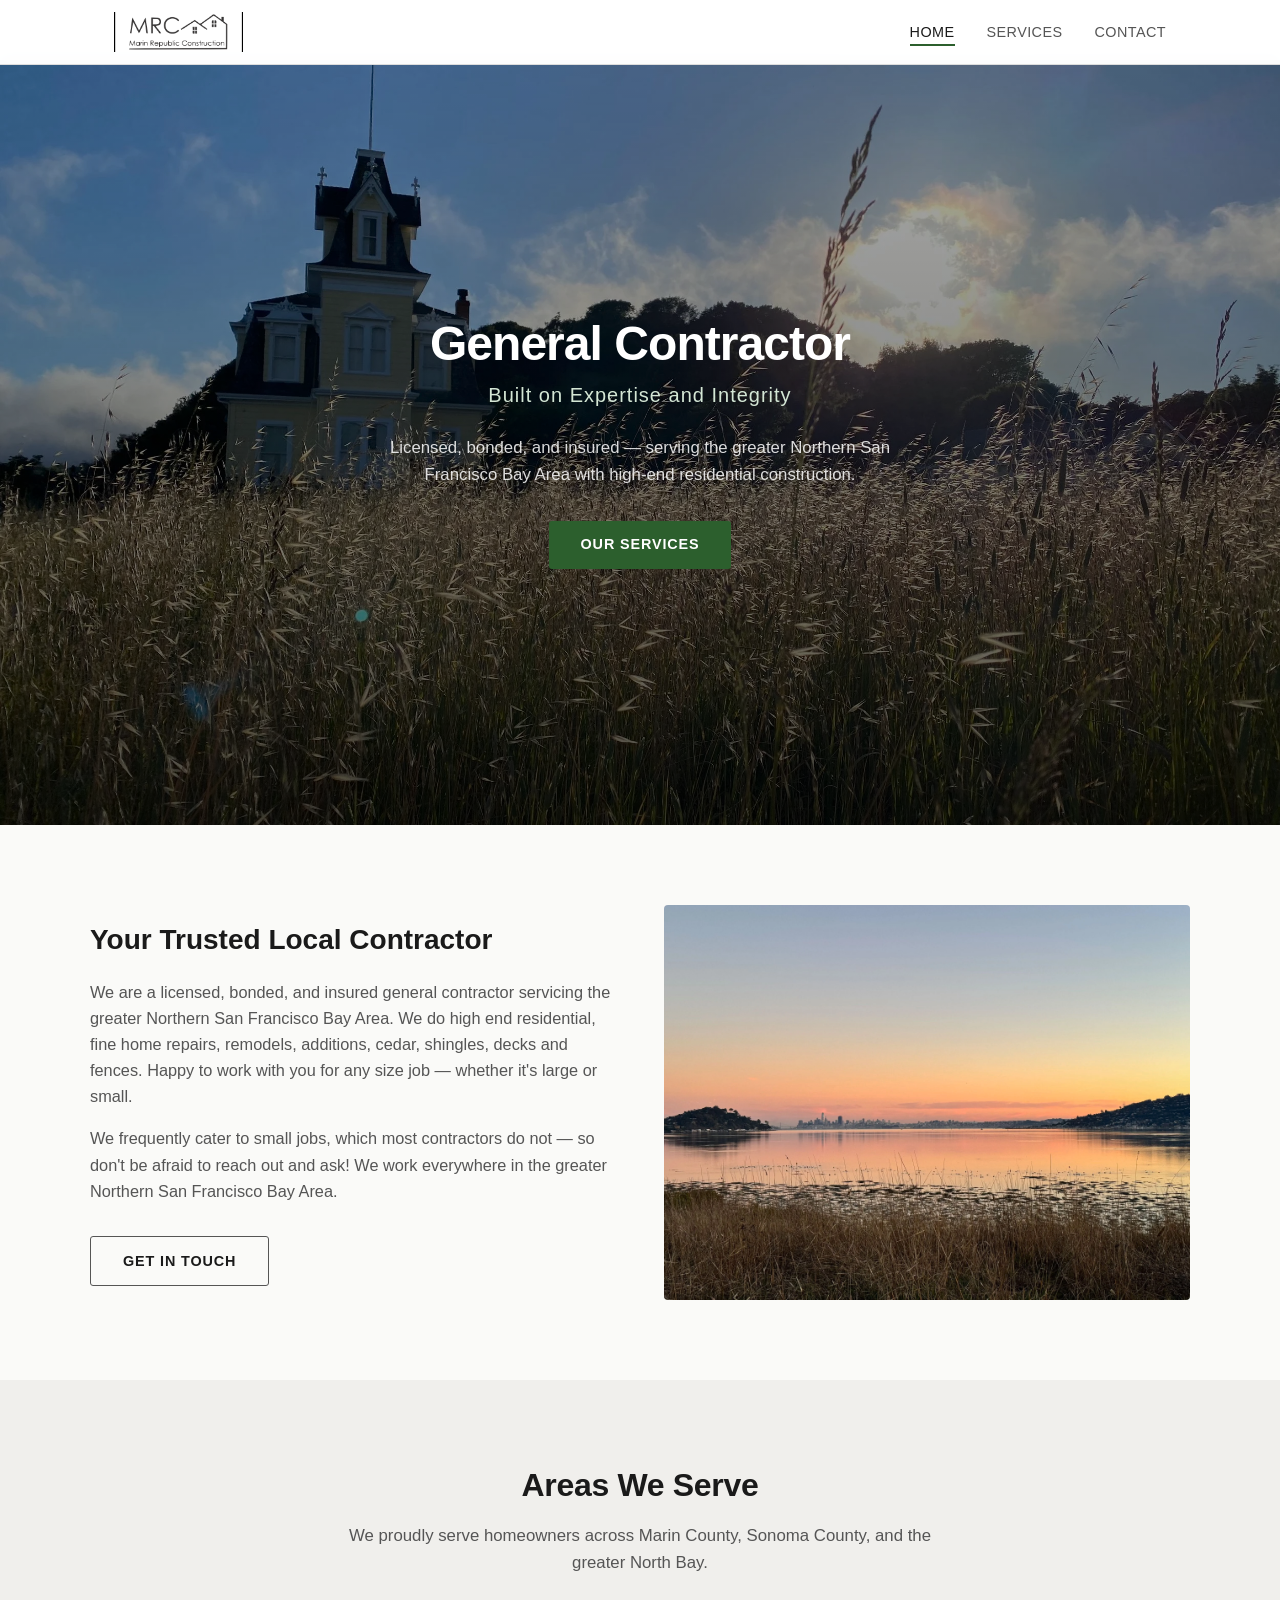
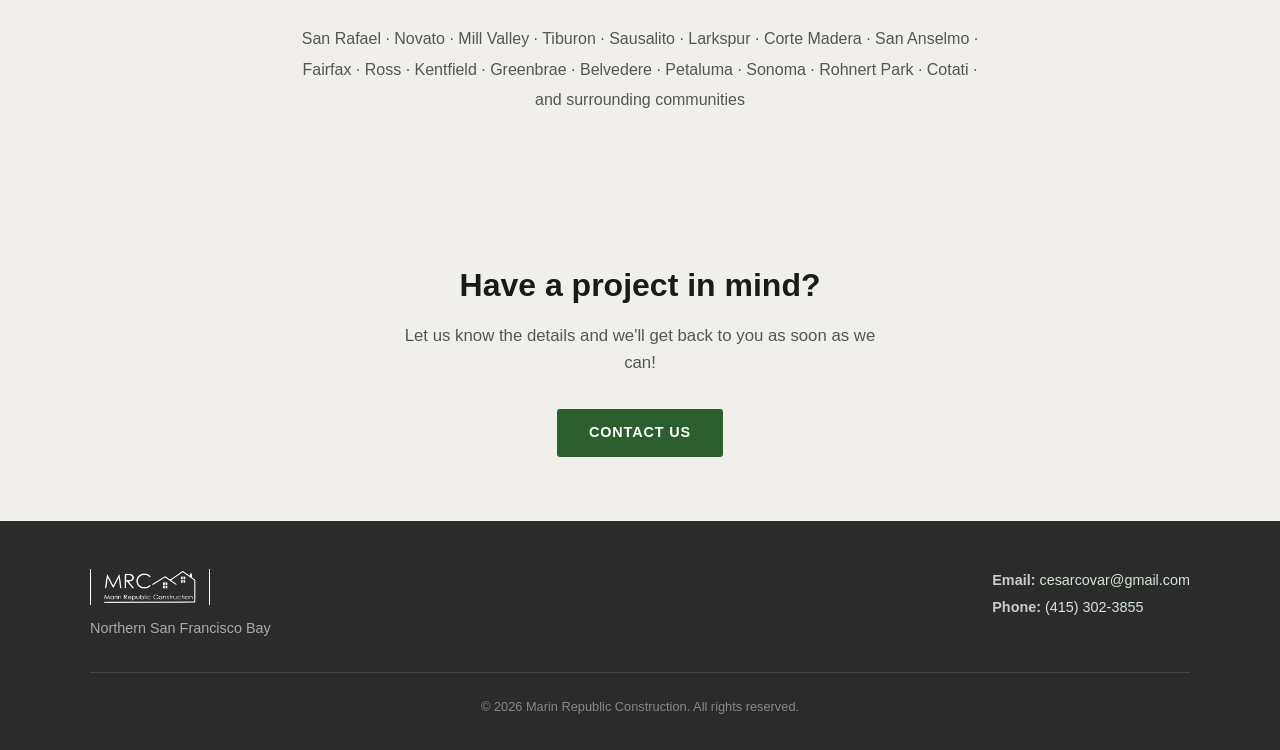
<file: index.html>
<!DOCTYPE html>
<html lang="en">
<head>
  <meta charset="UTF-8">
  <meta name="viewport" content="width=device-width, initial-scale=1.0">
  <title>Marin Republic Construction | General Contractor in Marin County &amp; North Bay</title>
  <meta name="description" content="Licensed general contractor in Marin County, Sonoma, and the North Bay. Kitchen and bathroom remodels, home repairs, additions, decks, roofing, and fences. Serving San Rafael, Novato, Mill Valley, Tiburon, Petaluma, and the greater SF Bay Area.">
  <meta property="og:title" content="Marin Republic Construction">
  <meta property="og:description" content="Licensed general contractor in Marin County &amp; the North Bay. Remodels, repairs, additions, decks, and more.">
  <meta property="og:type" content="website">
  <link rel="canonical" href="https://marinrepublicconstruction.com/">
  <link rel="stylesheet" href="css/style.css">
  <link rel="icon" href="images/logo.webp" type="image/webp">
  <script type="application/ld+json">
  {
    "@context": "https://schema.org",
    "@type": "GeneralContractor",
    "name": "Marin Republic Construction",
    "description": "Licensed, bonded, and insured general contractor serving Marin County, Sonoma County, and the greater Northern San Francisco Bay Area. Specializing in kitchen and bathroom remodels, home repairs, additions, decks, roofing, and fences.",
    "url": "https://marinrepublicconstruction.com",
    "telephone": "+1-415-302-3855",
    "email": "cesarcovar@gmail.com",
    "areaServed": [
      { "@type": "County", "name": "Marin County, CA" },
      { "@type": "County", "name": "Sonoma County, CA" },
      { "@type": "City", "name": "San Rafael, CA" },
      { "@type": "City", "name": "Novato, CA" },
      { "@type": "City", "name": "Mill Valley, CA" },
      { "@type": "City", "name": "Tiburon, CA" },
      { "@type": "City", "name": "Sausalito, CA" },
      { "@type": "City", "name": "Larkspur, CA" },
      { "@type": "City", "name": "Corte Madera, CA" },
      { "@type": "City", "name": "San Anselmo, CA" },
      { "@type": "City", "name": "Fairfax, CA" },
      { "@type": "City", "name": "Petaluma, CA" },
      { "@type": "City", "name": "Sonoma, CA" }
    ],
    "serviceType": [
      "Kitchen Remodeling",
      "Bathroom Remodeling",
      "Home Repairs",
      "Home Additions",
      "Roofing",
      "Deck Construction",
      "Fence Installation"
    ],
    "image": "https://marinrepublicconstruction.com/images/logo.webp",
    "priceRange": "$$"
  }
  </script>
</head>
<body>

  <!-- HEADER -->
  <header class="site-header">
    <nav class="nav-container">
      <a href="index.html" class="nav-logo">
        <img src="images/logo.webp" alt="Marin Republic Construction" width="120" height="40">
      </a>
      <button class="nav-toggle" aria-label="Toggle navigation">
        <span></span><span></span><span></span>
      </button>
      <ul class="nav-links">
        <li><a href="index.html" class="active">Home</a></li>
        <li><a href="services.html">Services</a></li>
        <li><a href="contact.html">Contact</a></li>
      </ul>
    </nav>
  </header>

  <!-- HERO -->
  <section class="hero">
    <div class="hero-bg">
      <img src="images/hero-house.webp" alt="A yellow Victorian-style house with white trim and a dark roof, surrounded by tall grass, with hills and trees in the background" width="1200" height="900">
    </div>
    <div class="hero-content">
      <h1>General Contractor</h1>
      <p class="subtitle">Built on Expertise and Integrity</p>
      <p>Licensed, bonded, and insured — serving the greater Northern San Francisco Bay Area with high-end residential construction.</p>
      <a href="services.html" class="btn btn-primary">Our Services</a>
    </div>
  </section>

  <!-- ABOUT -->
  <section class="section">
    <div class="container">
      <div class="about-grid">
        <div class="about-text">
          <h2>Your Trusted Local Contractor</h2>
          <p>We are a licensed, bonded, and insured general contractor servicing the greater Northern San Francisco Bay Area. We do high end residential, fine home repairs, remodels, additions, cedar, shingles, decks and fences. Happy to work with you for any size job — whether it's large or small.</p>
          <p>We frequently cater to small jobs, which most contractors do not — so don't be afraid to reach out and ask! We work everywhere in the greater Northern San Francisco Bay Area.</p>
          <a href="contact.html" class="btn btn-outline" style="margin-top: 1rem;">Get in Touch</a>
        </div>
        <img src="images/hero-bay.webp" alt="A scenic view of the San Francisco Bay during sunset with the city skyline in the distance, hills on either side, and tall grasses in the foreground" width="800" height="600">
      </div>
    </div>
  </section>

  <!-- SERVICE AREAS -->
  <section class="section section-alt">
    <div class="container">
      <div class="section-header">
        <h2>Areas We Serve</h2>
        <p>We proudly serve homeowners across Marin County, Sonoma County, and the greater North Bay.</p>
      </div>
      <p style="text-align:center; color: var(--text-secondary); max-width: 700px; margin: 0 auto; line-height: 1.9;">
        San Rafael &middot; Novato &middot; Mill Valley &middot; Tiburon &middot; Sausalito &middot;
        Larkspur &middot; Corte Madera &middot; San Anselmo &middot; Fairfax &middot; Ross &middot;
        Kentfield &middot; Greenbrae &middot; Belvedere &middot;
        Petaluma &middot; Sonoma &middot; Rohnert Park &middot; Cotati &middot;
        and surrounding communities
      </p>
    </div>
  </section>

  <!-- CTA -->
  <section class="cta-band">
    <div class="container">
      <h2>Have a project in mind?</h2>
      <p>Let us know the details and we'll get back to you as soon as we can!</p>
      <a href="contact.html" class="btn btn-primary">Contact Us</a>
    </div>
  </section>

  <!-- FOOTER -->
  <footer class="site-footer">
    <div class="footer-inner">
      <div class="footer-brand">
        <img src="images/logo.webp" alt="Marin Republic Construction" width="120" height="40">
        <p>Northern San Francisco Bay</p>
      </div>
      <div class="footer-contact">
        <p><strong>Email:</strong> <a href="mailto:cesarcovar@gmail.com">cesarcovar@gmail.com</a></p>
        <p><strong>Phone:</strong> <a href="tel:+14153023855">(415) 302-3855</a></p>
      </div>
    </div>
    <div class="footer-bottom">
      &copy; 2026 Marin Republic Construction. All rights reserved.
    </div>
  </footer>

  <script src="js/main.js"></script>
  <script data-goatcounter="https://marinrepublicconstruction.goatcounter.com/count"
          async src="//gc.zgo.at/count.js"></script>
</body>
</html>
</file>
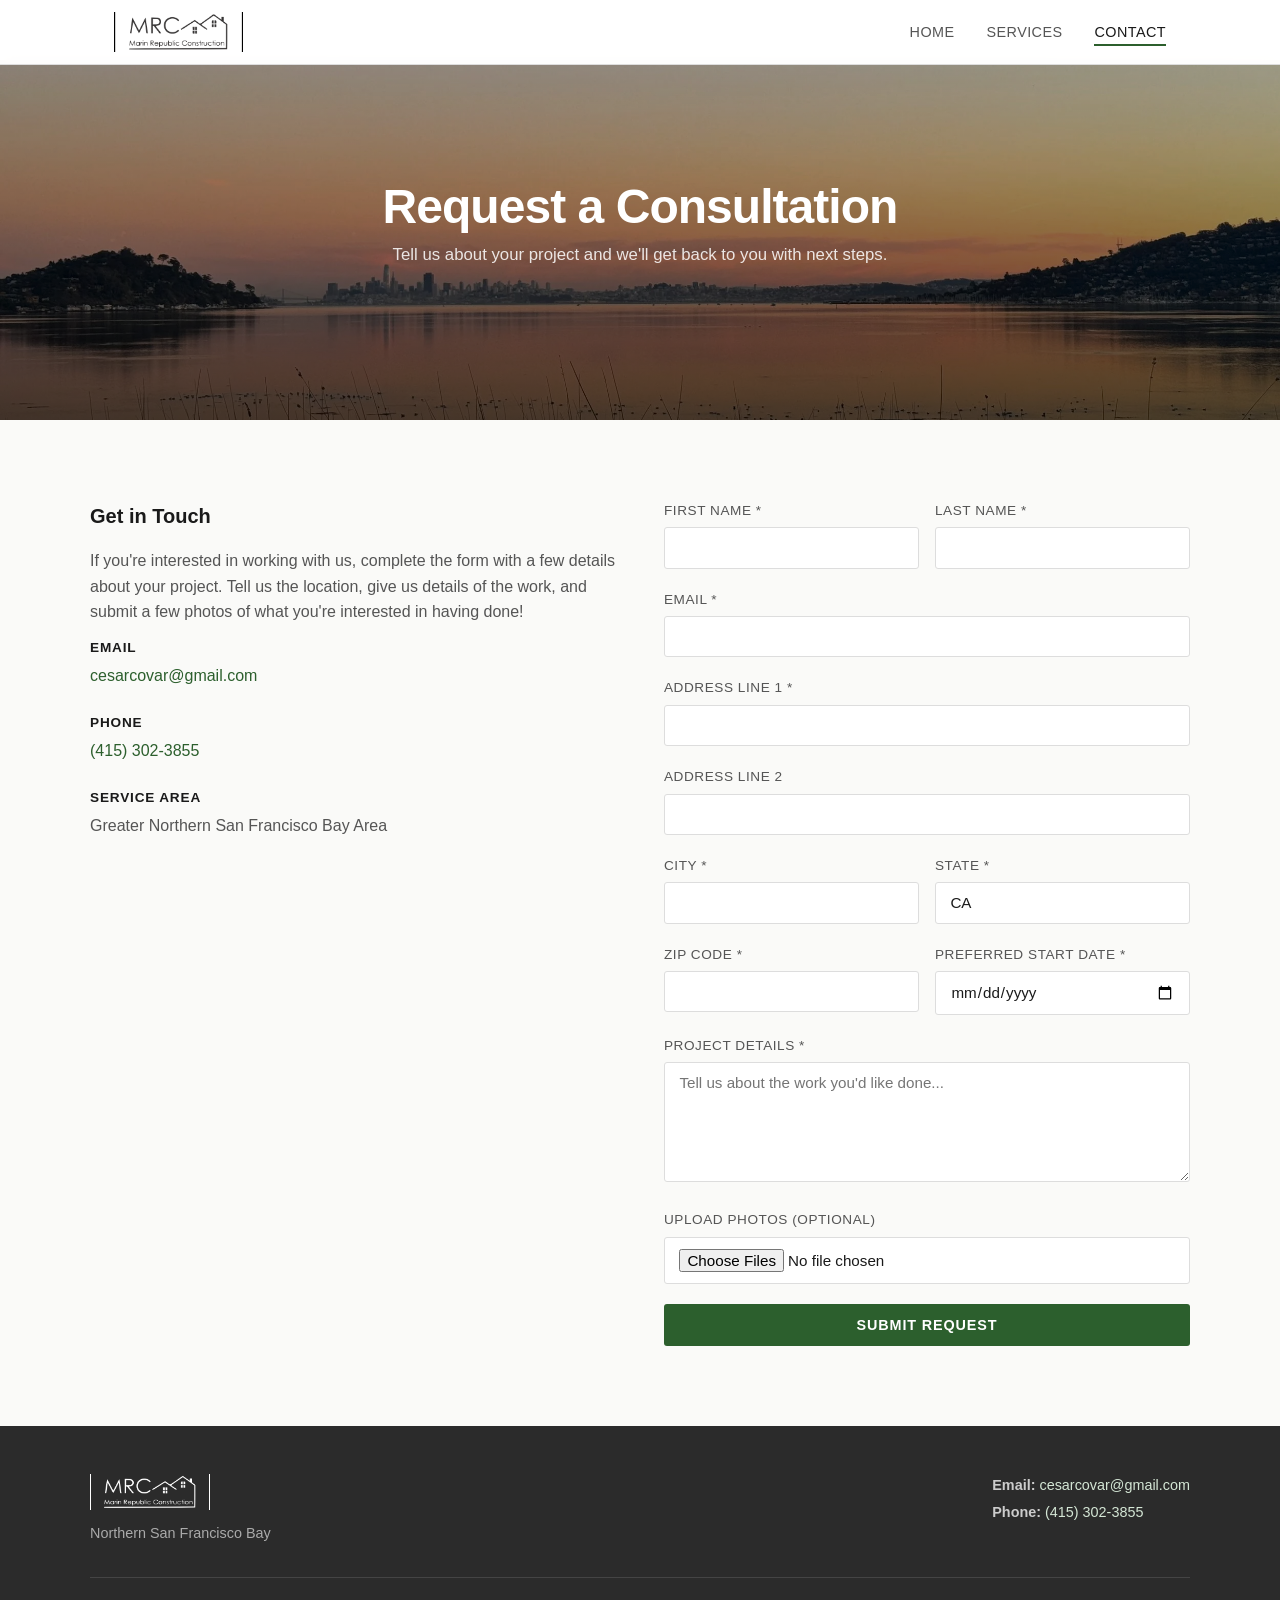
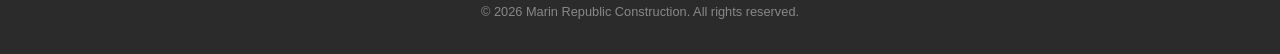
<file: contact.html>
<!DOCTYPE html>
<html lang="en">
<head>
  <meta charset="UTF-8">
  <meta name="viewport" content="width=device-width, initial-scale=1.0">
  <title>Contact Us | Get a Free Quote &mdash; Marin Republic Construction</title>
  <meta name="description" content="Contact Marin Republic Construction for a free consultation and quote. Serving Marin County, Sonoma County, Novato, San Rafael, Mill Valley, Petaluma, and the greater North Bay.">
  <meta property="og:title" content="Contact &mdash; Marin Republic Construction">
  <meta property="og:description" content="Get a free quote for your next construction project in Marin County &amp; the North Bay.">
  <meta property="og:type" content="website">
  <link rel="canonical" href="https://marinrepublicconstruction.com/contact.html">
  <link rel="stylesheet" href="css/style.css">
  <link rel="icon" href="images/logo.webp" type="image/webp">
</head>
<body>

  <!-- HEADER -->
  <header class="site-header">
    <nav class="nav-container">
      <a href="index.html" class="nav-logo">
        <img src="images/logo.webp" alt="Marin Republic Construction" width="120" height="40">
      </a>
      <button class="nav-toggle" aria-label="Toggle navigation">
        <span></span><span></span><span></span>
      </button>
      <ul class="nav-links">
        <li><a href="index.html">Home</a></li>
        <li><a href="services.html">Services</a></li>
        <li><a href="contact.html" class="active">Contact</a></li>
      </ul>
    </nav>
  </header>

  <!-- HERO -->
  <section class="hero" style="min-height: 40vh;">
    <div class="hero-bg">
      <img src="images/hero-bay.webp" alt="San Francisco Bay at sunset" width="800" height="600">
    </div>
    <div class="hero-content">
      <h1>Request a Consultation</h1>
      <p>Tell us about your project and we'll get back to you with next steps.</p>
    </div>
  </section>

  <!-- CONTACT FORM -->
  <section class="section">
    <div class="container">
      <div class="contact-layout">
        <div class="contact-info">
          <h3>Get in Touch</h3>
          <p>If you're interested in working with us, complete the form with a few details about your project. Tell us the location, give us details of the work, and submit a few photos of what you're interested in having done!</p>

          <div class="contact-detail">
            <strong>Email</strong>
            <a href="mailto:cesarcovar@gmail.com">cesarcovar@gmail.com</a>
          </div>
          <div class="contact-detail">
            <strong>Phone</strong>
            <a href="tel:+14153023855">(415) 302-3855</a>
          </div>
          <div class="contact-detail">
            <strong>Service Area</strong>
            <p>Greater Northern San Francisco Bay Area</p>
          </div>
        </div>

        <!-- FORM: Replace YOUR_FORM_ID with your Formspree form ID -->
        <form action="https://formspree.io/f/xojyazez" method="POST" enctype="multipart/form-data">
          <div class="form-row">
            <div class="form-group">
              <label for="first-name">First Name *</label>
              <input type="text" id="first-name" name="first_name" required>
            </div>
            <div class="form-group">
              <label for="last-name">Last Name *</label>
              <input type="text" id="last-name" name="last_name" required>
            </div>
          </div>

          <div class="form-group">
            <label for="email">Email *</label>
            <input type="email" id="email" name="email" required>
          </div>

          <div class="form-group">
            <label for="address">Address Line 1 *</label>
            <input type="text" id="address" name="address_line_1" required>
          </div>

          <div class="form-group">
            <label for="address2">Address Line 2</label>
            <input type="text" id="address2" name="address_line_2">
          </div>

          <div class="form-row">
            <div class="form-group">
              <label for="city">City *</label>
              <input type="text" id="city" name="city" required>
            </div>
            <div class="form-group">
              <label for="state">State *</label>
              <input type="text" id="state" name="state" value="CA" required>
            </div>
          </div>

          <div class="form-row">
            <div class="form-group">
              <label for="zip">ZIP Code *</label>
              <input type="text" id="zip" name="zip_code" required pattern="[0-9]{5}" inputmode="numeric">
            </div>
            <div class="form-group">
              <label for="start-date">Preferred Start Date *</label>
              <input type="date" id="start-date" name="preferred_start_date" required>
            </div>
          </div>

          <div class="form-group">
            <label for="details">Project Details *</label>
            <textarea id="details" name="project_details" placeholder="Tell us about the work you'd like done..." required></textarea>
          </div>

          <div class="form-group">
            <label for="photos">Upload Photos (optional)</label>
            <input type="file" id="photos" name="photos" multiple accept="image/*">
          </div>

          <button type="submit" class="btn btn-primary" style="width: 100%;">Submit Request</button>
        </form>
      </div>
    </div>
  </section>

  <!-- FOOTER -->
  <footer class="site-footer">
    <div class="footer-inner">
      <div class="footer-brand">
        <img src="images/logo.webp" alt="Marin Republic Construction" width="120" height="40">
        <p>Northern San Francisco Bay</p>
      </div>
      <div class="footer-contact">
        <p><strong>Email:</strong> <a href="mailto:cesarcovar@gmail.com">cesarcovar@gmail.com</a></p>
        <p><strong>Phone:</strong> <a href="tel:+14153023855">(415) 302-3855</a></p>
      </div>
    </div>
    <div class="footer-bottom">
      &copy; 2026 Marin Republic Construction. All rights reserved.
    </div>
  </footer>

  <script src="js/main.js"></script>
  <script data-goatcounter="https://marinrepublicconstruction.goatcounter.com/count"
          async src="//gc.zgo.at/count.js"></script>
</body>
</html>
</file>
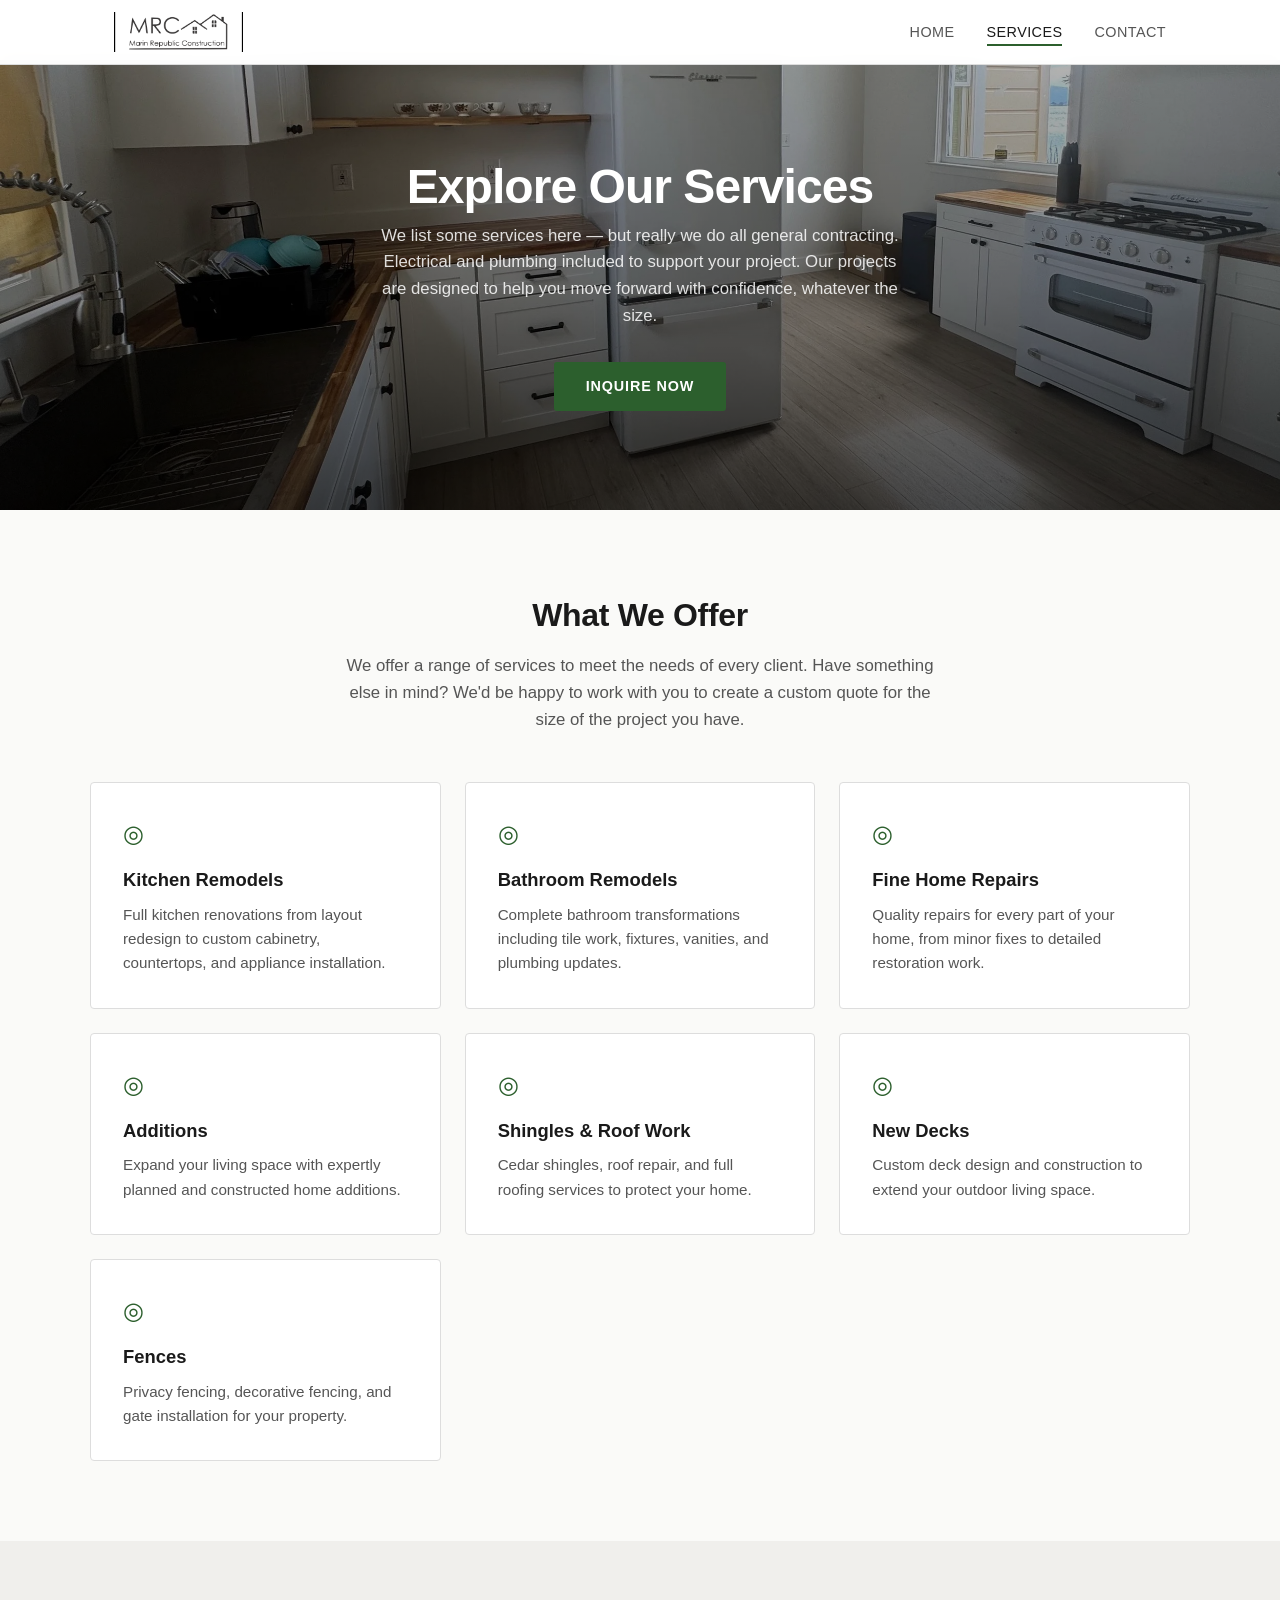
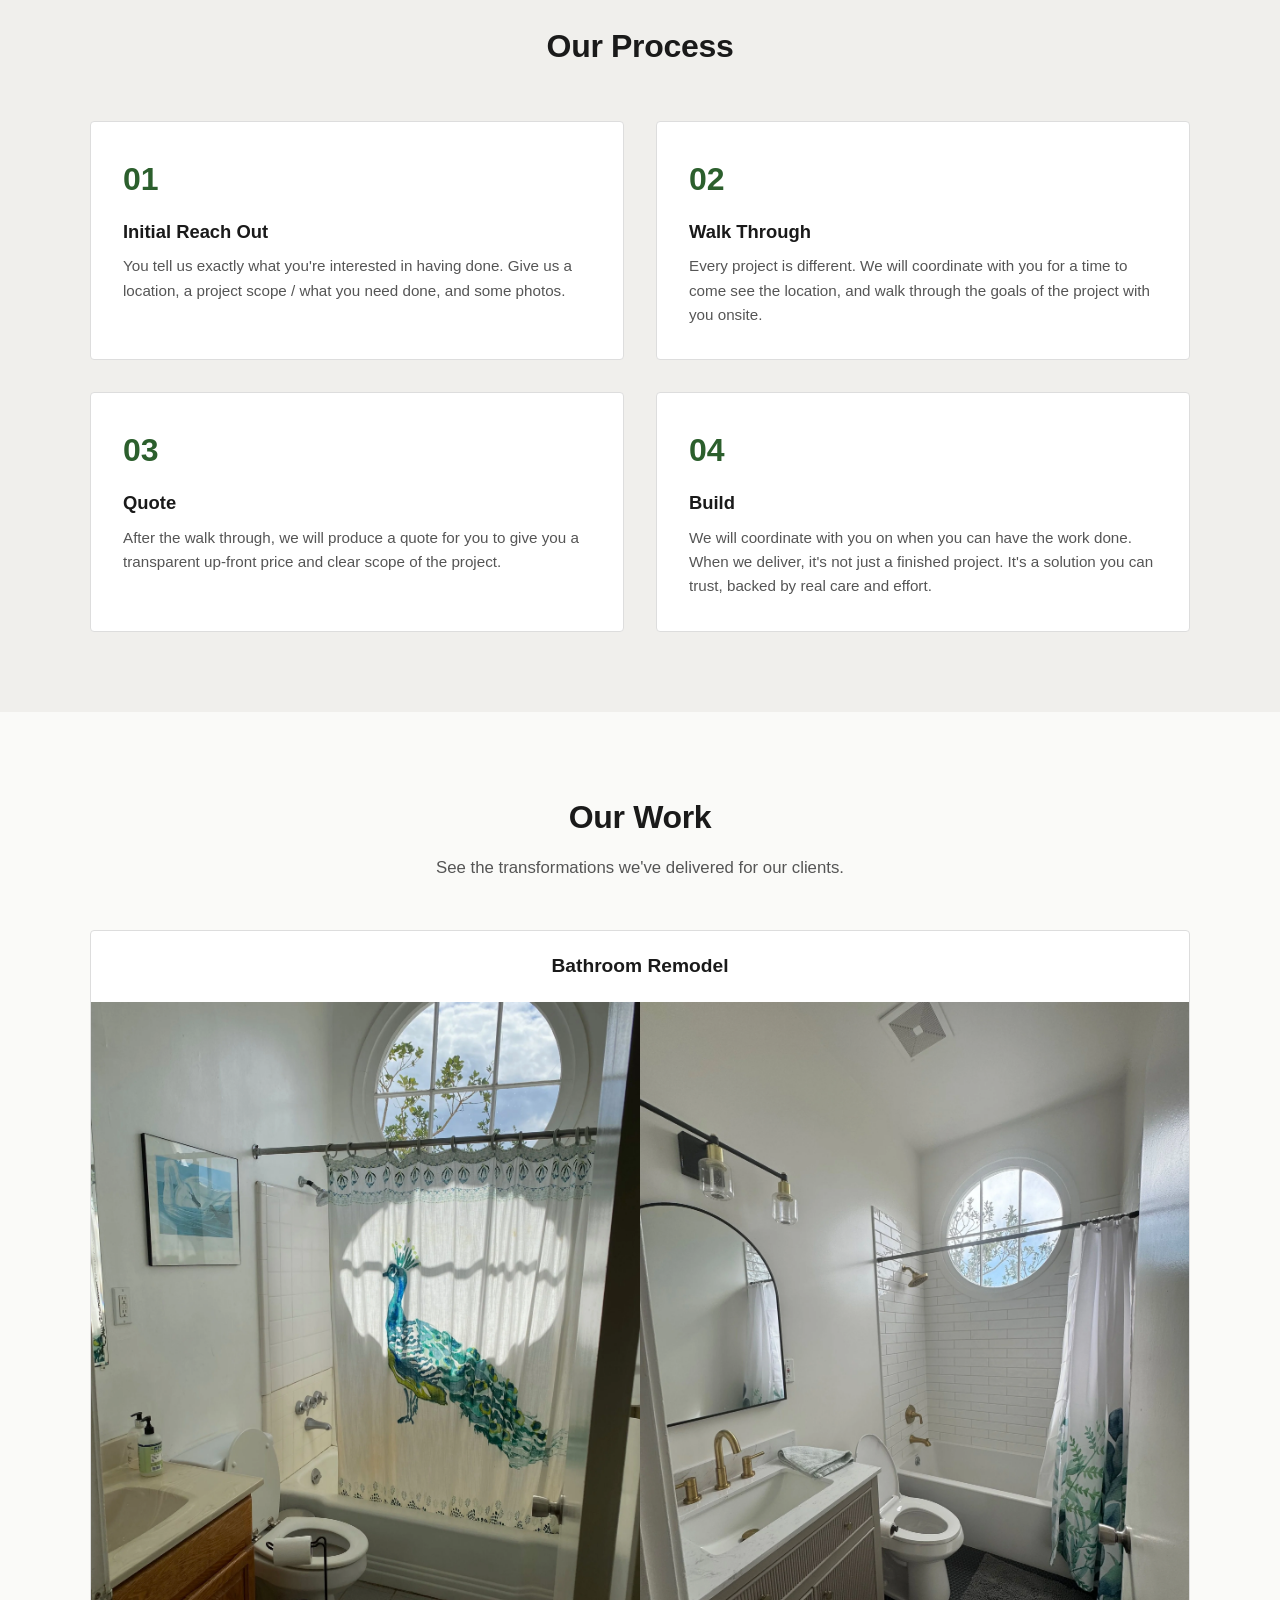
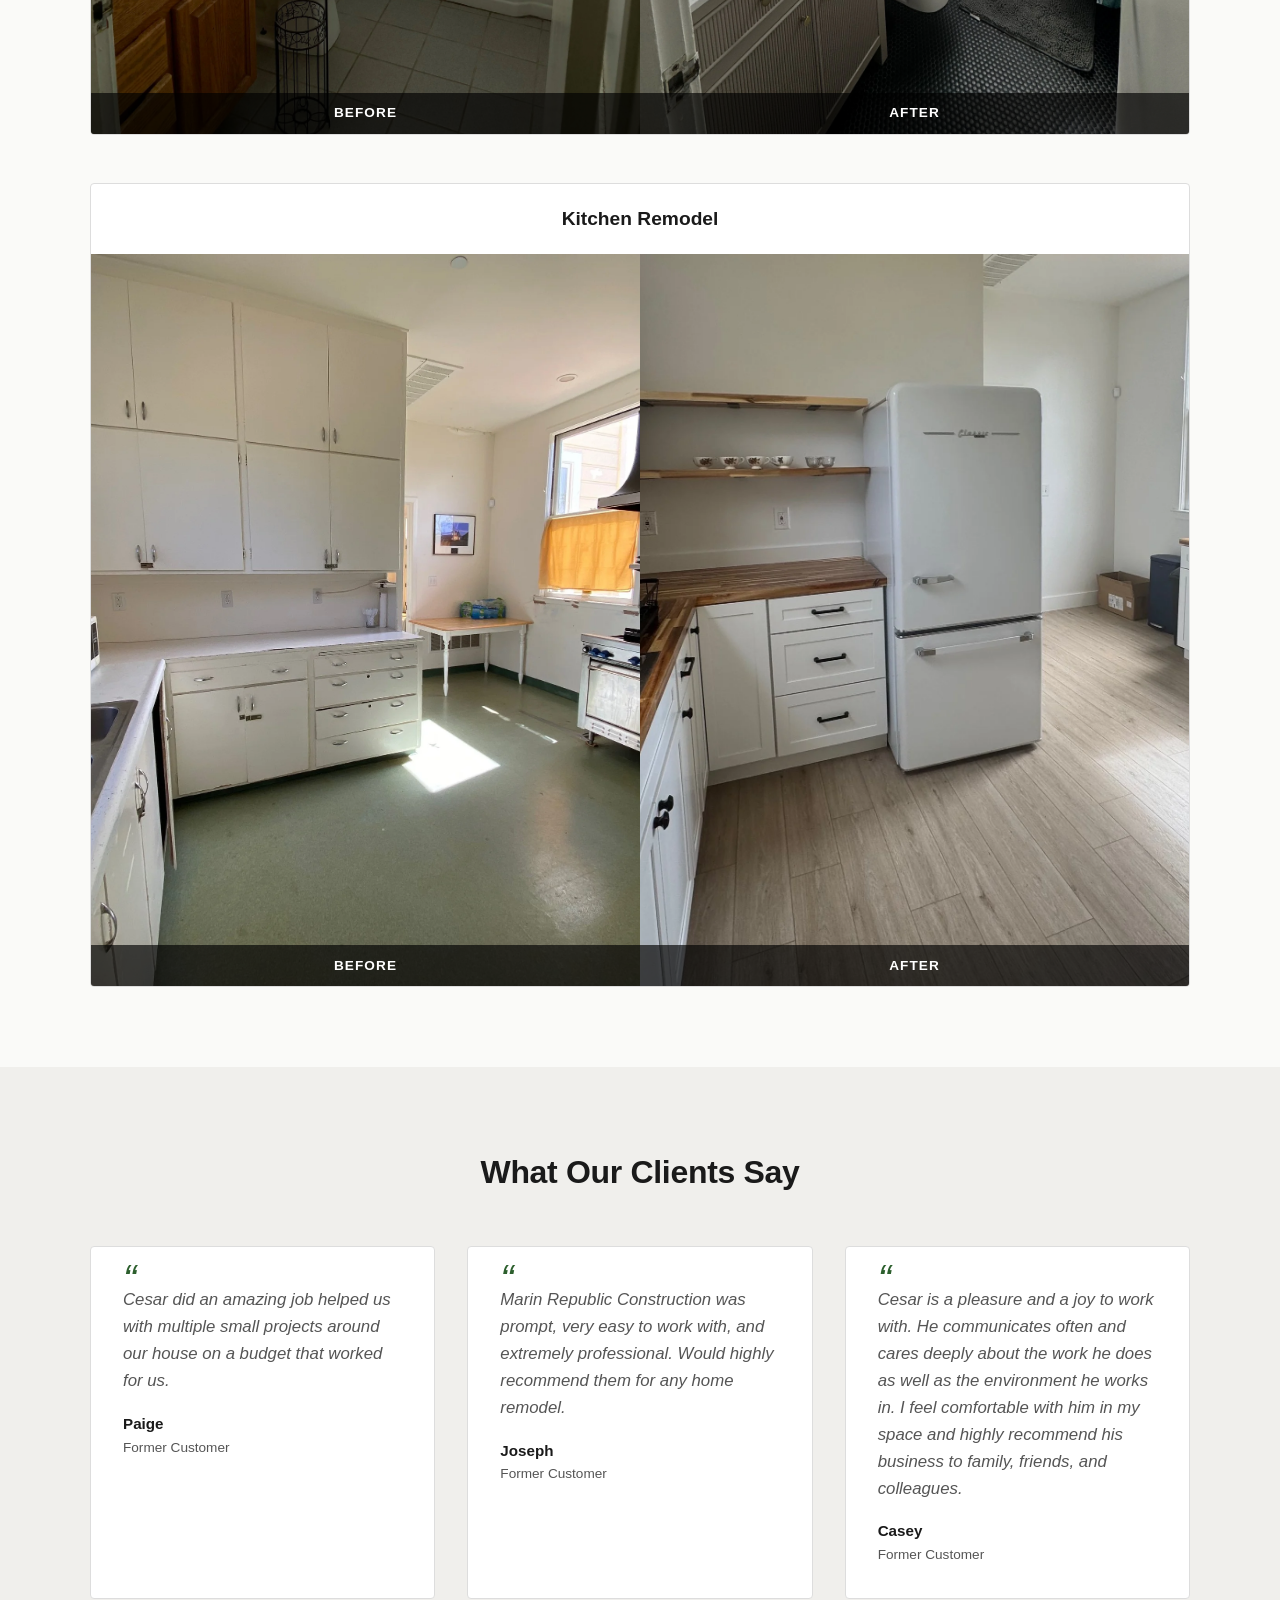
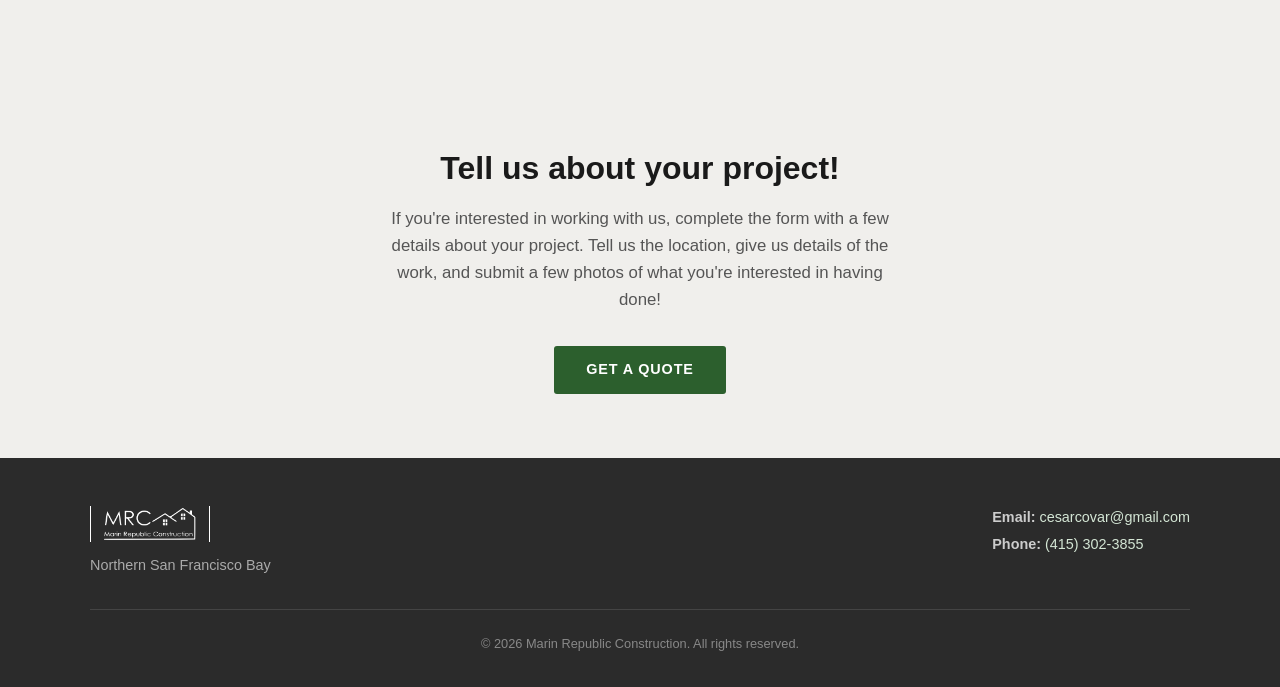
<file: services.html>
<!DOCTYPE html>
<html lang="en">
<head>
  <meta charset="UTF-8">
  <meta name="viewport" content="width=device-width, initial-scale=1.0">
  <title>Services | Kitchen &amp; Bathroom Remodels, Repairs &amp; More &mdash; Marin Republic Construction</title>
  <meta name="description" content="Kitchen remodels, bathroom remodels, fine home repairs, additions, roofing, decks, and fences in Marin County, Sonoma, and the North Bay. See our before-and-after gallery and get a free quote.">
  <meta property="og:title" content="Services &mdash; Marin Republic Construction">
  <meta property="og:description" content="Kitchen &amp; bathroom remodels, home repairs, additions, decks, roofing, and fences in Marin County &amp; the North Bay.">
  <meta property="og:type" content="website">
  <link rel="canonical" href="https://marinrepublicconstruction.com/services.html">
  <link rel="stylesheet" href="css/style.css">
  <link rel="icon" href="images/logo.webp" type="image/webp">
</head>
<body>

  <!-- HEADER -->
  <header class="site-header">
    <nav class="nav-container">
      <a href="index.html" class="nav-logo">
        <img src="images/logo.webp" alt="Marin Republic Construction" width="120" height="40">
      </a>
      <button class="nav-toggle" aria-label="Toggle navigation">
        <span></span><span></span><span></span>
      </button>
      <ul class="nav-links">
        <li><a href="index.html">Home</a></li>
        <li><a href="services.html" class="active">Services</a></li>
        <li><a href="contact.html">Contact</a></li>
      </ul>
    </nav>
  </header>

  <!-- HERO -->
  <section class="hero" style="min-height: 50vh;">
    <div class="hero-bg">
      <img src="images/kitchen-after.webp" alt="A beautifully remodeled kitchen with white cabinets and butcher block countertops" width="800" height="600">
    </div>
    <div class="hero-content">
      <h1>Explore Our Services</h1>
      <p>We list some services here — but really we do all general contracting. Electrical and plumbing included to support your project. Our projects are designed to help you move forward with confidence, whatever the size.</p>
      <a href="contact.html" class="btn btn-primary">Inquire Now</a>
    </div>
  </section>

  <!-- SERVICES LIST -->
  <section class="section">
    <div class="container">
      <div class="section-header">
        <h2>What We Offer</h2>
        <p>We offer a range of services to meet the needs of every client. Have something else in mind? We'd be happy to work with you to create a custom quote for the size of the project you have.</p>
      </div>
      <div class="services-grid">
        <div class="service-card">
          <span class="service-icon" aria-hidden="true">&#9678;</span>
          <h3>Kitchen Remodels</h3>
          <p>Full kitchen renovations from layout redesign to custom cabinetry, countertops, and appliance installation.</p>
        </div>
        <div class="service-card">
          <span class="service-icon" aria-hidden="true">&#9678;</span>
          <h3>Bathroom Remodels</h3>
          <p>Complete bathroom transformations including tile work, fixtures, vanities, and plumbing updates.</p>
        </div>
        <div class="service-card">
          <span class="service-icon" aria-hidden="true">&#9678;</span>
          <h3>Fine Home Repairs</h3>
          <p>Quality repairs for every part of your home, from minor fixes to detailed restoration work.</p>
        </div>
        <div class="service-card">
          <span class="service-icon" aria-hidden="true">&#9678;</span>
          <h3>Additions</h3>
          <p>Expand your living space with expertly planned and constructed home additions.</p>
        </div>
        <div class="service-card">
          <span class="service-icon" aria-hidden="true">&#9678;</span>
          <h3>Shingles &amp; Roof Work</h3>
          <p>Cedar shingles, roof repair, and full roofing services to protect your home.</p>
        </div>
        <div class="service-card">
          <span class="service-icon" aria-hidden="true">&#9678;</span>
          <h3>New Decks</h3>
          <p>Custom deck design and construction to extend your outdoor living space.</p>
        </div>
        <div class="service-card">
          <span class="service-icon" aria-hidden="true">&#9678;</span>
          <h3>Fences</h3>
          <p>Privacy fencing, decorative fencing, and gate installation for your property.</p>
        </div>
      </div>
    </div>
  </section>

  <!-- OUR PROCESS -->
  <section class="section section-alt">
    <div class="container">
      <div class="section-header">
        <h2>Our Process</h2>
      </div>
      <div class="process-steps">
        <div class="step">
          <h3>Initial Reach Out</h3>
          <p>You tell us exactly what you're interested in having done. Give us a location, a project scope / what you need done, and some photos.</p>
        </div>
        <div class="step">
          <h3>Walk Through</h3>
          <p>Every project is different. We will coordinate with you for a time to come see the location, and walk through the goals of the project with you onsite.</p>
        </div>
        <div class="step">
          <h3>Quote</h3>
          <p>After the walk through, we will produce a quote for you to give you a transparent up-front price and clear scope of the project.</p>
        </div>
        <div class="step">
          <h3>Build</h3>
          <p>We will coordinate with you on when you can have the work done. When we deliver, it's not just a finished project. It's a solution you can trust, backed by real care and effort.</p>
        </div>
      </div>
    </div>
  </section>

  <!-- BEFORE & AFTER -->
  <section class="section">
    <div class="container">
      <div class="section-header">
        <h2>Our Work</h2>
        <p>See the transformations we've delivered for our clients.</p>
      </div>
      <div class="ba-grid">
        <div class="ba-pair">
          <h3>Bathroom Remodel</h3>
          <div class="ba-images">
            <figure>
              <img src="images/bathroom-before.webp" alt="Bathroom before remodel — dated vanity, white tile floor, old fixtures" width="600" height="800">
              <figcaption>Before</figcaption>
            </figure>
            <figure>
              <img src="images/bathroom-after.webp" alt="Bathroom after remodel — modern vanity with arched mirror, hex tile floor, round window" width="600" height="800">
              <figcaption>After</figcaption>
            </figure>
          </div>
        </div>
        <div class="ba-pair">
          <h3>Kitchen Remodel</h3>
          <div class="ba-images">
            <figure>
              <img src="images/kitchen-before.webp" alt="Kitchen before remodel — old cabinets, green floor, dated appliances" width="600" height="800">
              <figcaption>Before</figcaption>
            </figure>
            <figure>
              <img src="images/kitchen-after.webp" alt="Kitchen after remodel — white cabinets, butcher block counters, light hardwood floor" width="600" height="800">
              <figcaption>After</figcaption>
            </figure>
          </div>
        </div>
      </div>
    </div>
  </section>

  <!-- TESTIMONIALS -->
  <section class="section section-alt">
    <div class="container">
      <div class="section-header">
        <h2>What Our Clients Say</h2>
      </div>
      <div class="testimonials-grid">
        <div class="testimonial">
          <blockquote>Cesar did an amazing job helped us with multiple small projects around our house on a budget that worked for us.</blockquote>
          <cite>Paige <span>Former Customer</span></cite>
        </div>
        <div class="testimonial">
          <blockquote>Marin Republic Construction was prompt, very easy to work with, and extremely professional. Would highly recommend them for any home remodel.</blockquote>
          <cite>Joseph <span>Former Customer</span></cite>
        </div>
        <div class="testimonial">
          <blockquote>Cesar is a pleasure and a joy to work with. He communicates often and cares deeply about the work he does as well as the environment he works in. I feel comfortable with him in my space and highly recommend his business to family, friends, and colleagues.</blockquote>
          <cite>Casey <span>Former Customer</span></cite>
        </div>
      </div>
    </div>
  </section>

  <!-- CTA -->
  <section class="cta-band">
    <div class="container">
      <h2>Tell us about your project!</h2>
      <p>If you're interested in working with us, complete the form with a few details about your project. Tell us the location, give us details of the work, and submit a few photos of what you're interested in having done!</p>
      <a href="contact.html" class="btn btn-primary">Get a Quote</a>
    </div>
  </section>

  <!-- FOOTER -->
  <footer class="site-footer">
    <div class="footer-inner">
      <div class="footer-brand">
        <img src="images/logo.webp" alt="Marin Republic Construction" width="120" height="40">
        <p>Northern San Francisco Bay</p>
      </div>
      <div class="footer-contact">
        <p><strong>Email:</strong> <a href="mailto:cesarcovar@gmail.com">cesarcovar@gmail.com</a></p>
        <p><strong>Phone:</strong> <a href="tel:+14153023855">(415) 302-3855</a></p>
      </div>
    </div>
    <div class="footer-bottom">
      &copy; 2026 Marin Republic Construction. All rights reserved.
    </div>
  </footer>

  <script src="js/main.js"></script>
  <script data-goatcounter="https://marinrepublicconstruction.goatcounter.com/count"
          async src="//gc.zgo.at/count.js"></script>
</body>
</html>
</file>
<file: css/style.css>
/* ===== RESET & BASE ===== */
*, *::before, *::after {
  margin: 0;
  padding: 0;
  box-sizing: border-box;
}

:root {
  --bg: #fafaf8;
  --bg-section: #f0efec;
  --bg-card: #ffffff;
  --text-primary: #1a1a1a;
  --text-secondary: #555555;
  --accent: #2c5f2d;
  --accent-hover: #3a7d3c;
  --border: #ddd;
  --max-width: 1100px;
}

html {
  scroll-behavior: smooth;
  font-size: 16px;
}

body {
  font-family: -apple-system, BlinkMacSystemFont, "Segoe UI", Roboto, Helvetica, Arial, sans-serif;
  background: var(--bg);
  color: var(--text-primary);
  line-height: 1.6;
  -webkit-font-smoothing: antialiased;
}

img {
  max-width: 100%;
  height: auto;
  display: block;
}

a {
  color: var(--accent);
  text-decoration: none;
  transition: color 0.2s;
}

a:hover {
  color: var(--accent-hover);
}

/* ===== HEADER / NAV ===== */
.site-header {
  position: fixed;
  top: 0;
  left: 0;
  right: 0;
  z-index: 100;
  background: rgba(255, 255, 255, 0.97);
  backdrop-filter: blur(8px);
  border-bottom: 1px solid var(--border);
}

.nav-container {
  max-width: var(--max-width);
  margin: 0 auto;
  padding: 0.75rem 1.5rem;
  display: flex;
  align-items: center;
  justify-content: space-between;
}

.nav-logo img {
  height: 40px;
  width: auto;
}

.nav-links {
  display: flex;
  gap: 2rem;
  list-style: none;
}

.nav-links a {
  color: var(--text-secondary);
  font-size: 0.9rem;
  font-weight: 500;
  letter-spacing: 0.03em;
  text-transform: uppercase;
  padding: 0.25rem 0;
  position: relative;
}

.nav-links a::after {
  content: "";
  position: absolute;
  bottom: -2px;
  left: 0;
  width: 0;
  height: 2px;
  background: var(--accent);
  transition: width 0.3s;
}

.nav-links a:hover,
.nav-links a.active {
  color: var(--text-primary);
}

.nav-links a:hover::after,
.nav-links a.active::after {
  width: 100%;
}

/* Hamburger */
.nav-toggle {
  display: none;
  background: none;
  border: none;
  cursor: pointer;
  padding: 0.5rem;
}

.nav-toggle span {
  display: block;
  width: 24px;
  height: 2px;
  background: var(--text-primary);
  margin: 5px 0;
  transition: transform 0.3s, opacity 0.3s;
}

.nav-toggle.open span:nth-child(1) {
  transform: translateY(7px) rotate(45deg);
}

.nav-toggle.open span:nth-child(2) {
  opacity: 0;
}

.nav-toggle.open span:nth-child(3) {
  transform: translateY(-7px) rotate(-45deg);
}

/* ===== HERO ===== */
.hero {
  position: relative;
  min-height: 85vh;
  display: flex;
  align-items: center;
  justify-content: center;
  text-align: center;
  overflow: hidden;
  margin-top: 60px;
}

.hero-bg {
  position: absolute;
  inset: 0;
  z-index: 0;
}

.hero-bg img {
  width: 100%;
  height: 100%;
  object-fit: cover;
}

.hero-bg::after {
  content: "";
  position: absolute;
  inset: 0;
  background: linear-gradient(
    to bottom,
    rgba(0, 0, 0, 0.3) 0%,
    rgba(0, 0, 0, 0.45) 50%,
    rgba(0, 0, 0, 0.7) 100%
  );
}

.hero-content {
  position: relative;
  z-index: 1;
  padding: 2rem 1.5rem;
  max-width: 700px;
  color: #fff;
}

.hero-content h1 {
  font-size: 3rem;
  font-weight: 700;
  line-height: 1.15;
  margin-bottom: 0.5rem;
  letter-spacing: -0.02em;
  color: #fff;
}

.hero-content .subtitle {
  font-size: 1.25rem;
  color: #d4e6d5;
  font-weight: 400;
  margin-bottom: 1.5rem;
  letter-spacing: 0.05em;
}

.hero-content p {
  font-size: 1.05rem;
  color: rgba(255, 255, 255, 0.85);
  max-width: 540px;
  margin: 0 auto 2rem;
}

/* ===== BUTTONS ===== */
.btn {
  display: inline-block;
  padding: 0.8rem 2rem;
  font-size: 0.9rem;
  font-weight: 600;
  text-transform: uppercase;
  letter-spacing: 0.06em;
  border-radius: 3px;
  border: none;
  cursor: pointer;
  transition: background 0.2s, color 0.2s, transform 0.15s;
}

.btn:active {
  transform: scale(0.98);
}

.btn-primary {
  background: var(--accent);
  color: #fff;
}

.btn-primary:hover {
  background: var(--accent-hover);
  color: #fff;
}

.btn-outline {
  background: transparent;
  color: var(--text-primary);
  border: 1px solid var(--text-secondary);
}

.btn-outline:hover {
  border-color: var(--accent);
  color: var(--accent);
}

/* ===== SECTIONS ===== */
.section {
  padding: 5rem 1.5rem;
}

.section-alt {
  background: var(--bg-section);
}

.container {
  max-width: var(--max-width);
  margin: 0 auto;
}

.section-header {
  text-align: center;
  margin-bottom: 3rem;
}

.section-header h2 {
  font-size: 2rem;
  font-weight: 700;
  margin-bottom: 0.75rem;
  letter-spacing: -0.01em;
}

.section-header p {
  color: var(--text-secondary);
  max-width: 600px;
  margin: 0 auto;
  font-size: 1.05rem;
}

/* ===== ABOUT (Home) ===== */
.about-grid {
  display: grid;
  grid-template-columns: 1fr 1fr;
  gap: 3rem;
  align-items: center;
}

.about-grid img {
  border-radius: 4px;
  width: 100%;
  aspect-ratio: 4/3;
  object-fit: cover;
}

.about-text h2 {
  font-size: 1.75rem;
  margin-bottom: 1rem;
}

.about-text p {
  color: var(--text-secondary);
  margin-bottom: 1rem;
  font-size: 1.02rem;
}

/* ===== CTA BAND ===== */
.cta-band {
  text-align: center;
  padding: 4rem 1.5rem;
  background: var(--bg-section);
}

.cta-band h2 {
  font-size: 2rem;
  margin-bottom: 0.75rem;
}

.cta-band p {
  color: var(--text-secondary);
  margin-bottom: 2rem;
  max-width: 500px;
  margin-left: auto;
  margin-right: auto;
  font-size: 1.05rem;
}

/* ===== SERVICES LIST ===== */
.services-grid {
  display: grid;
  grid-template-columns: repeat(auto-fit, minmax(280px, 1fr));
  gap: 1.5rem;
}

.service-card {
  background: var(--bg-card);
  border: 1px solid var(--border);
  border-radius: 4px;
  padding: 2rem;
  transition: border-color 0.2s, transform 0.2s;
}

.service-card:hover {
  border-color: var(--accent);
  transform: translateY(-2px);
}

.service-card h3 {
  font-size: 1.15rem;
  margin-bottom: 0.5rem;
}

.service-card p {
  color: var(--text-secondary);
  font-size: 0.95rem;
}

.service-icon {
  font-size: 1.5rem;
  margin-bottom: 0.75rem;
  display: block;
  color: var(--accent);
}

/* ===== BEFORE / AFTER ===== */
.ba-grid {
  display: grid;
  grid-template-columns: 1fr;
  gap: 3rem;
}

.ba-pair {
  background: var(--bg-card);
  border: 1px solid var(--border);
  border-radius: 4px;
  overflow: hidden;
}

.ba-images {
  display: grid;
  grid-template-columns: 1fr 1fr;
}

.ba-images figure {
  position: relative;
  overflow: hidden;
}

.ba-images img {
  width: 100%;
  aspect-ratio: 3/4;
  object-fit: cover;
  transition: transform 0.3s;
}

.ba-images figure:hover img {
  transform: scale(1.03);
}

.ba-images figcaption {
  position: absolute;
  bottom: 0;
  left: 0;
  right: 0;
  padding: 0.6rem;
  background: rgba(0, 0, 0, 0.65);
  text-align: center;
  font-size: 0.85rem;
  font-weight: 600;
  text-transform: uppercase;
  letter-spacing: 0.08em;
  color: #fff;
}

.ba-pair h3 {
  padding: 1.25rem;
  font-size: 1.2rem;
  text-align: center;
}

/* ===== PROCESS STEPS ===== */
.process-steps {
  display: grid;
  grid-template-columns: 1fr 1fr;
  gap: 2rem;
  counter-reset: step;
}

.step {
  counter-increment: step;
  padding: 2rem;
  background: var(--bg-card);
  border: 1px solid var(--border);
  border-radius: 4px;
}

.step::before {
  content: "0" counter(step);
  display: block;
  font-size: 2rem;
  font-weight: 700;
  color: var(--accent);
  margin-bottom: 0.75rem;
}

.step h3 {
  font-size: 1.15rem;
  margin-bottom: 0.5rem;
}

.step p {
  color: var(--text-secondary);
  font-size: 0.95rem;
}

/* ===== TESTIMONIALS ===== */
.testimonials-grid {
  display: grid;
  grid-template-columns: repeat(auto-fit, minmax(300px, 1fr));
  gap: 2rem;
}

.testimonial {
  background: var(--bg-card);
  border: 1px solid var(--border);
  border-radius: 4px;
  padding: 2rem;
}

.testimonial blockquote {
  font-size: 1.05rem;
  font-style: italic;
  color: var(--text-secondary);
  margin-bottom: 1rem;
  line-height: 1.6;
}

.testimonial blockquote::before {
  content: "\201C";
  font-size: 2.5rem;
  color: var(--accent);
  line-height: 0;
  display: block;
  margin-bottom: 0.5rem;
}

.testimonial cite {
  font-style: normal;
  font-weight: 600;
  color: var(--text-primary);
  font-size: 0.95rem;
}

.testimonial cite span {
  display: block;
  color: var(--text-secondary);
  font-weight: 400;
  font-size: 0.85rem;
}

/* ===== CONTACT FORM ===== */
.contact-layout {
  display: grid;
  grid-template-columns: 1fr 1fr;
  gap: 3rem;
  align-items: start;
}

.contact-info h3 {
  font-size: 1.25rem;
  margin-bottom: 1rem;
}

.contact-info p {
  color: var(--text-secondary);
  margin-bottom: 0.75rem;
}

.contact-info a {
  color: var(--accent);
}

.contact-detail {
  margin-bottom: 1.5rem;
}

.contact-detail strong {
  display: block;
  margin-bottom: 0.25rem;
  color: var(--text-primary);
  font-size: 0.85rem;
  text-transform: uppercase;
  letter-spacing: 0.06em;
}

.form-group {
  margin-bottom: 1.25rem;
}

.form-group label {
  display: block;
  margin-bottom: 0.35rem;
  font-size: 0.85rem;
  font-weight: 500;
  color: var(--text-secondary);
  text-transform: uppercase;
  letter-spacing: 0.04em;
}

.form-group input,
.form-group textarea,
.form-group select {
  width: 100%;
  padding: 0.7rem 0.9rem;
  background: #fff;
  border: 1px solid var(--border);
  border-radius: 3px;
  color: var(--text-primary);
  font-size: 0.95rem;
  font-family: inherit;
  transition: border-color 0.2s;
}

.form-group input:focus,
.form-group textarea:focus,
.form-group select:focus {
  outline: none;
  border-color: var(--accent);
}

.form-group textarea {
  min-height: 120px;
  resize: vertical;
}

.form-row {
  display: grid;
  grid-template-columns: 1fr 1fr;
  gap: 1rem;
}

/* ===== FOOTER ===== */
.site-footer {
  background: #2b2b2b;
  color: #ccc;
  padding: 3rem 1.5rem 2rem;
}

.footer-inner {
  max-width: var(--max-width);
  margin: 0 auto;
  display: flex;
  justify-content: space-between;
  align-items: start;
  gap: 2rem;
  flex-wrap: wrap;
}

.footer-brand img {
  height: 36px;
  margin-bottom: 0.75rem;
  filter: invert(1) brightness(2);
}

.footer-brand p {
  color: #aaa;
  font-size: 0.9rem;
}

.footer-contact p {
  color: #aaa;
  font-size: 0.9rem;
  margin-bottom: 0.25rem;
}

.footer-contact strong {
  color: #ccc;
}

.footer-contact a {
  color: #d4e6d5;
}

.footer-contact a:hover {
  color: #fff;
}

.footer-bottom {
  max-width: var(--max-width);
  margin: 2rem auto 0;
  padding-top: 1.5rem;
  border-top: 1px solid #444;
  text-align: center;
  color: #888;
  font-size: 0.8rem;
}

/* ===== RESPONSIVE ===== */

/* Tablet */
@media (max-width: 900px) {
  .about-grid,
  .contact-layout,
  .testimonials-grid {
    grid-template-columns: 1fr;
  }

  .process-steps {
    grid-template-columns: 1fr 1fr;
  }

  .hero-content h1 {
    font-size: 2.5rem;
  }
}

/* Mobile */
@media (max-width: 640px) {
  .nav-toggle {
    display: block;
  }

  .nav-links {
    position: fixed;
    top: 60px;
    left: 0;
    right: 0;
    background: rgba(255, 255, 255, 0.98);
    flex-direction: column;
    align-items: center;
    gap: 0;
    padding: 1rem 0;
    border-bottom: 1px solid var(--border);
    transform: translateY(-120%);
    transition: transform 0.3s;
  }

  .nav-links.open {
    transform: translateY(0);
  }

  .nav-links a {
    display: block;
    padding: 0.9rem 1.5rem;
    width: 100%;
    text-align: center;
  }

  .hero {
    min-height: 70vh;
  }

  .hero-content h1 {
    font-size: 2rem;
  }

  .hero-content .subtitle {
    font-size: 1.05rem;
  }

  .section {
    padding: 3rem 1.25rem;
  }

  .section-header h2 {
    font-size: 1.6rem;
  }

  .services-grid {
    grid-template-columns: 1fr;
  }

  .process-steps {
    grid-template-columns: 1fr;
  }

  .ba-images {
    grid-template-columns: 1fr;
  }

  .ba-images img {
    aspect-ratio: 4/3;
  }

  .form-row {
    grid-template-columns: 1fr;
  }

  .footer-inner {
    flex-direction: column;
    text-align: center;
  }

  .footer-brand img {
    margin-left: auto;
    margin-right: auto;
  }
}
</file>
